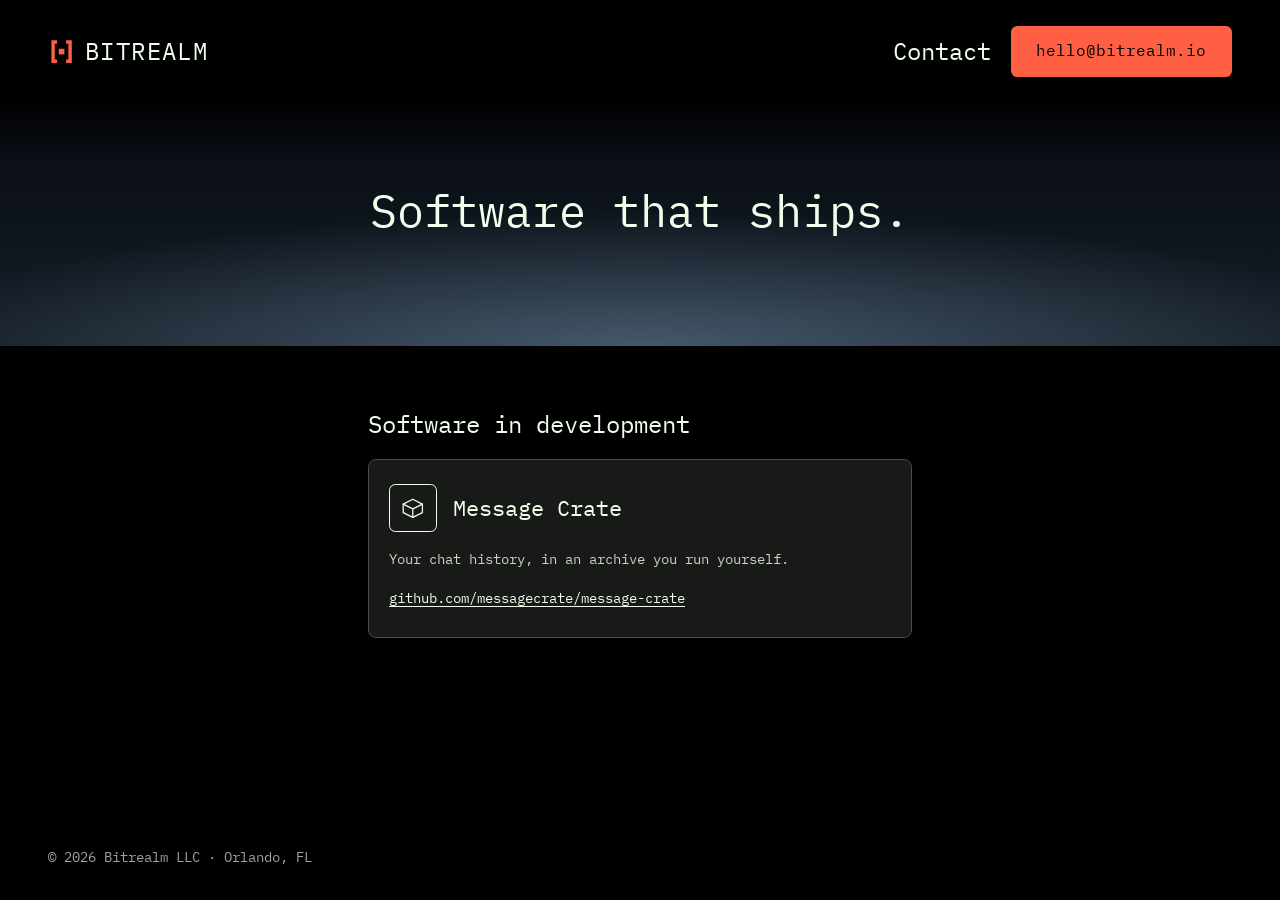
<file: index.html>
<!doctype html>
<html lang="en">
<head>
  <meta charset="utf-8">
  <meta name="viewport" content="width=device-width, initial-scale=1">
  <title>Bitrealm LLC | Software that ships</title>
  <meta name="description" content="Bitrealm LLC is a software company in Orlando, Florida.">
  <meta name="theme-color" content="#000000">
  <link rel="icon" href="/favicon.svg" type="image/svg+xml">
  <link rel="icon" href="/favicon.ico" sizes="16x16 32x32 48x48">
  <link rel="apple-touch-icon" href="/apple-touch-icon.png">
  <link rel="canonical" href="https://bitrealm.io/">
  <meta property="og:type" content="website">
  <meta property="og:site_name" content="Bitrealm">
  <meta property="og:title" content="Bitrealm LLC">
  <meta property="og:description" content="Software that ships. Bitrealm LLC is a software company in Orlando, Florida.">
  <meta property="og:image" content="https://bitrealm.io/og.png">
  <meta property="og:image:width" content="1200">
  <meta property="og:image:height" content="630">
  <meta property="og:image:alt" content="Bitrealm mark and wordmark with the line Software that ships.">
  <meta property="og:url" content="https://bitrealm.io/">
  <link rel="preload" href="/fonts/ibm-plex-mono-400.woff2" as="font" type="font/woff2" crossorigin>
  <link rel="stylesheet" href="/style.css">
  <script type="application/ld+json">
  {
    "@context": "https://schema.org",
    "@type": "Organization",
    "@id": "https://bitrealm.io/#org",
    "name": "Bitrealm LLC",
    "url": "https://bitrealm.io/",
    "email": "hello@bitrealm.io",
    "slogan": "Software that ships.",
    "address": { "@type": "PostalAddress", "addressLocality": "Orlando", "addressRegion": "FL", "addressCountry": "US" }
  }
  </script>
</head>
<body>

<header class="top">
  <a class="wordmark" href="/" aria-label="Bitrealm LLC home">
    <svg class="mark" viewBox="0 0 24 24" aria-hidden="true"><path d="M3 2h5v3H6v14h2v3H3zm18 0h-5v3h2v14h-2v3h5z"/><rect x="9.5" y="9.5" width="5" height="5"/></svg>
    <span>BITREALM</span>
  </a>
  <div id="contact" class="contact">
    <h2 class="label">Contact</h2>
    <a class="button big" href="mailto:hello@bitrealm.io">hello@bitrealm.io</a>
  </div>
</header>

<main>

  <section class="hero">
    <div class="hero-inner">
      <h1>Software that ships.</h1>
    </div>
  </section>

  <div class="info">
    <section aria-labelledby="software">
      <h2 id="software" class="label">Software in development</h2>
      <article class="card">
        <div class="card-head">
          <span class="icon" aria-hidden="true"><svg viewBox="0 0 24 24"><path d="M3 8.5 12 4l9 4.5v8L12 21l-9-4.5z"/><path d="M3 8.5 12 13l9-4.5M12 13v8"/></svg></span>
          <h3>Message Crate</h3>
        </div>
        <p>Your chat history, in an archive you run yourself.</p>
        <p class="card-link"><a href="https://github.com/messagecrate/message-crate">github.com/messagecrate/message-crate</a></p>
      </article>
    </section>
  </div>

</main>

<footer>
  <p class="copy">© 2026 Bitrealm LLC · Orlando, FL</p>
</footer>

</body>
</html>
</file>
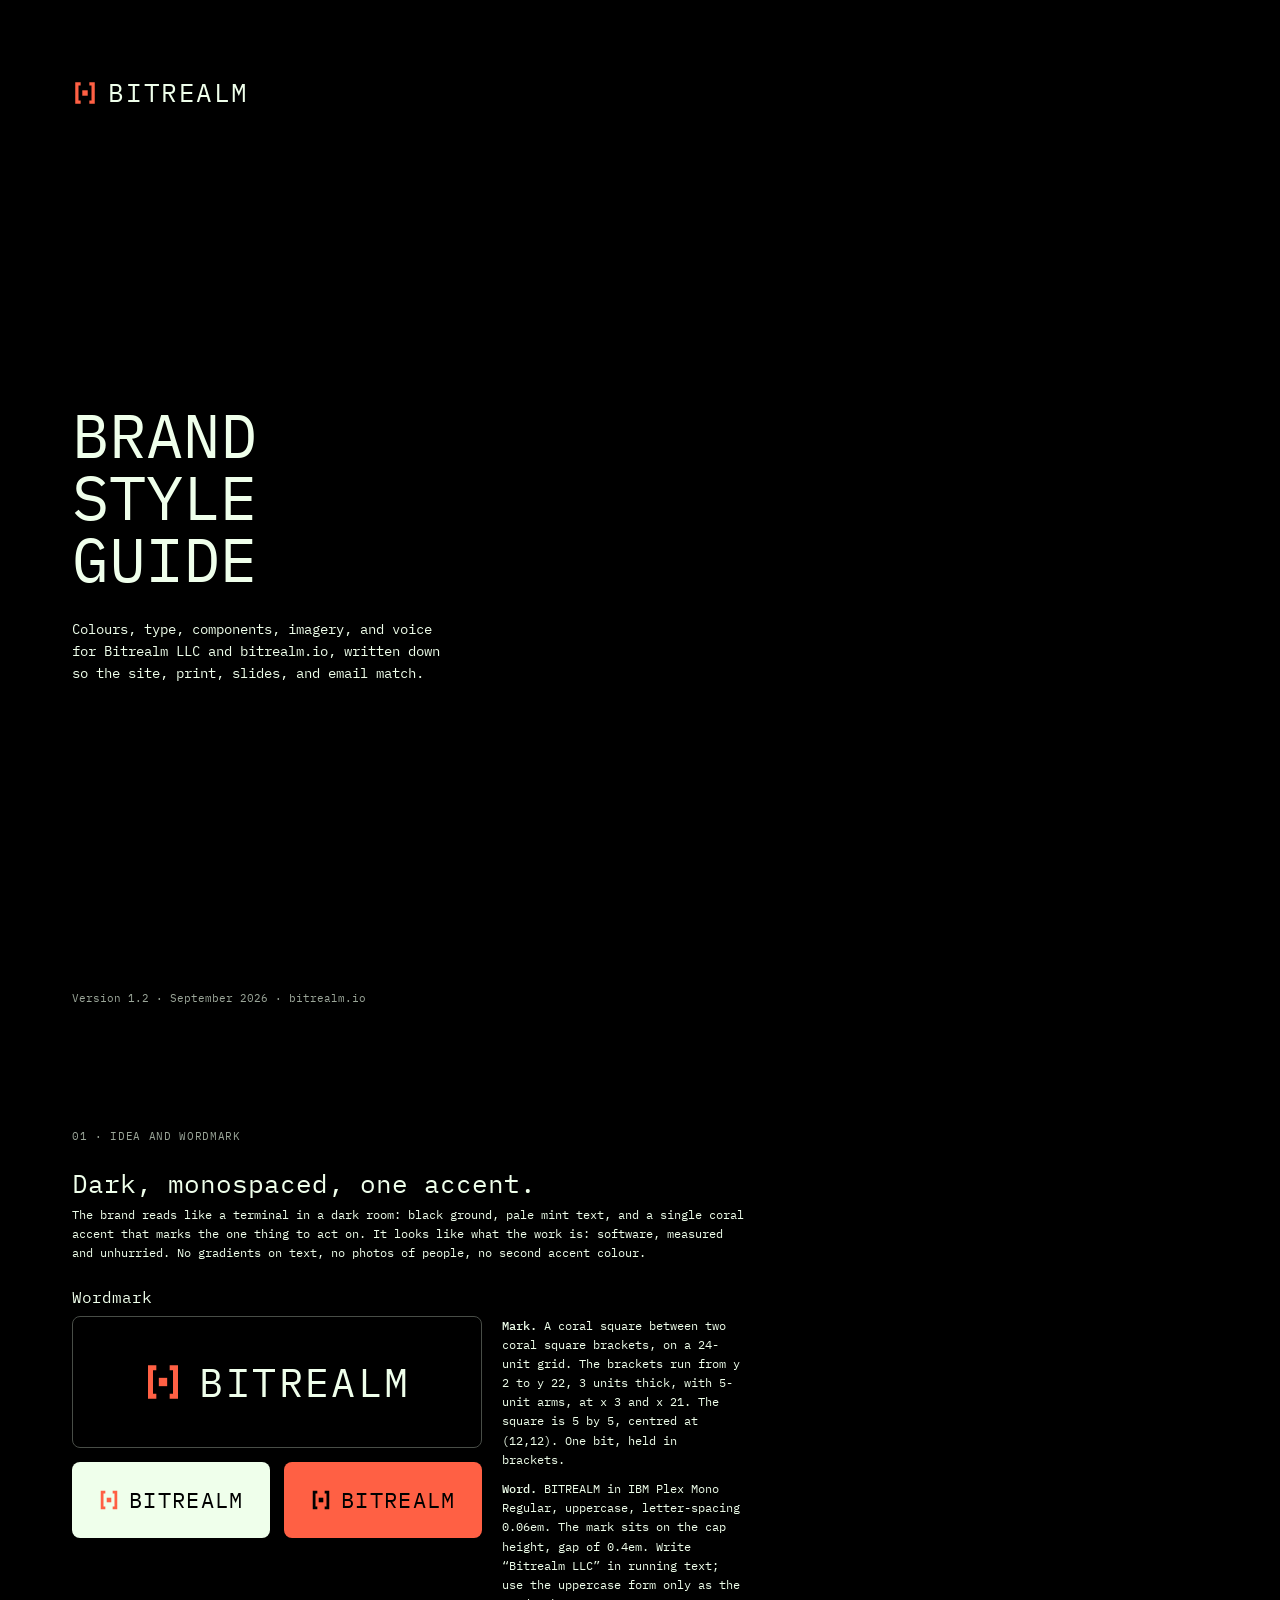
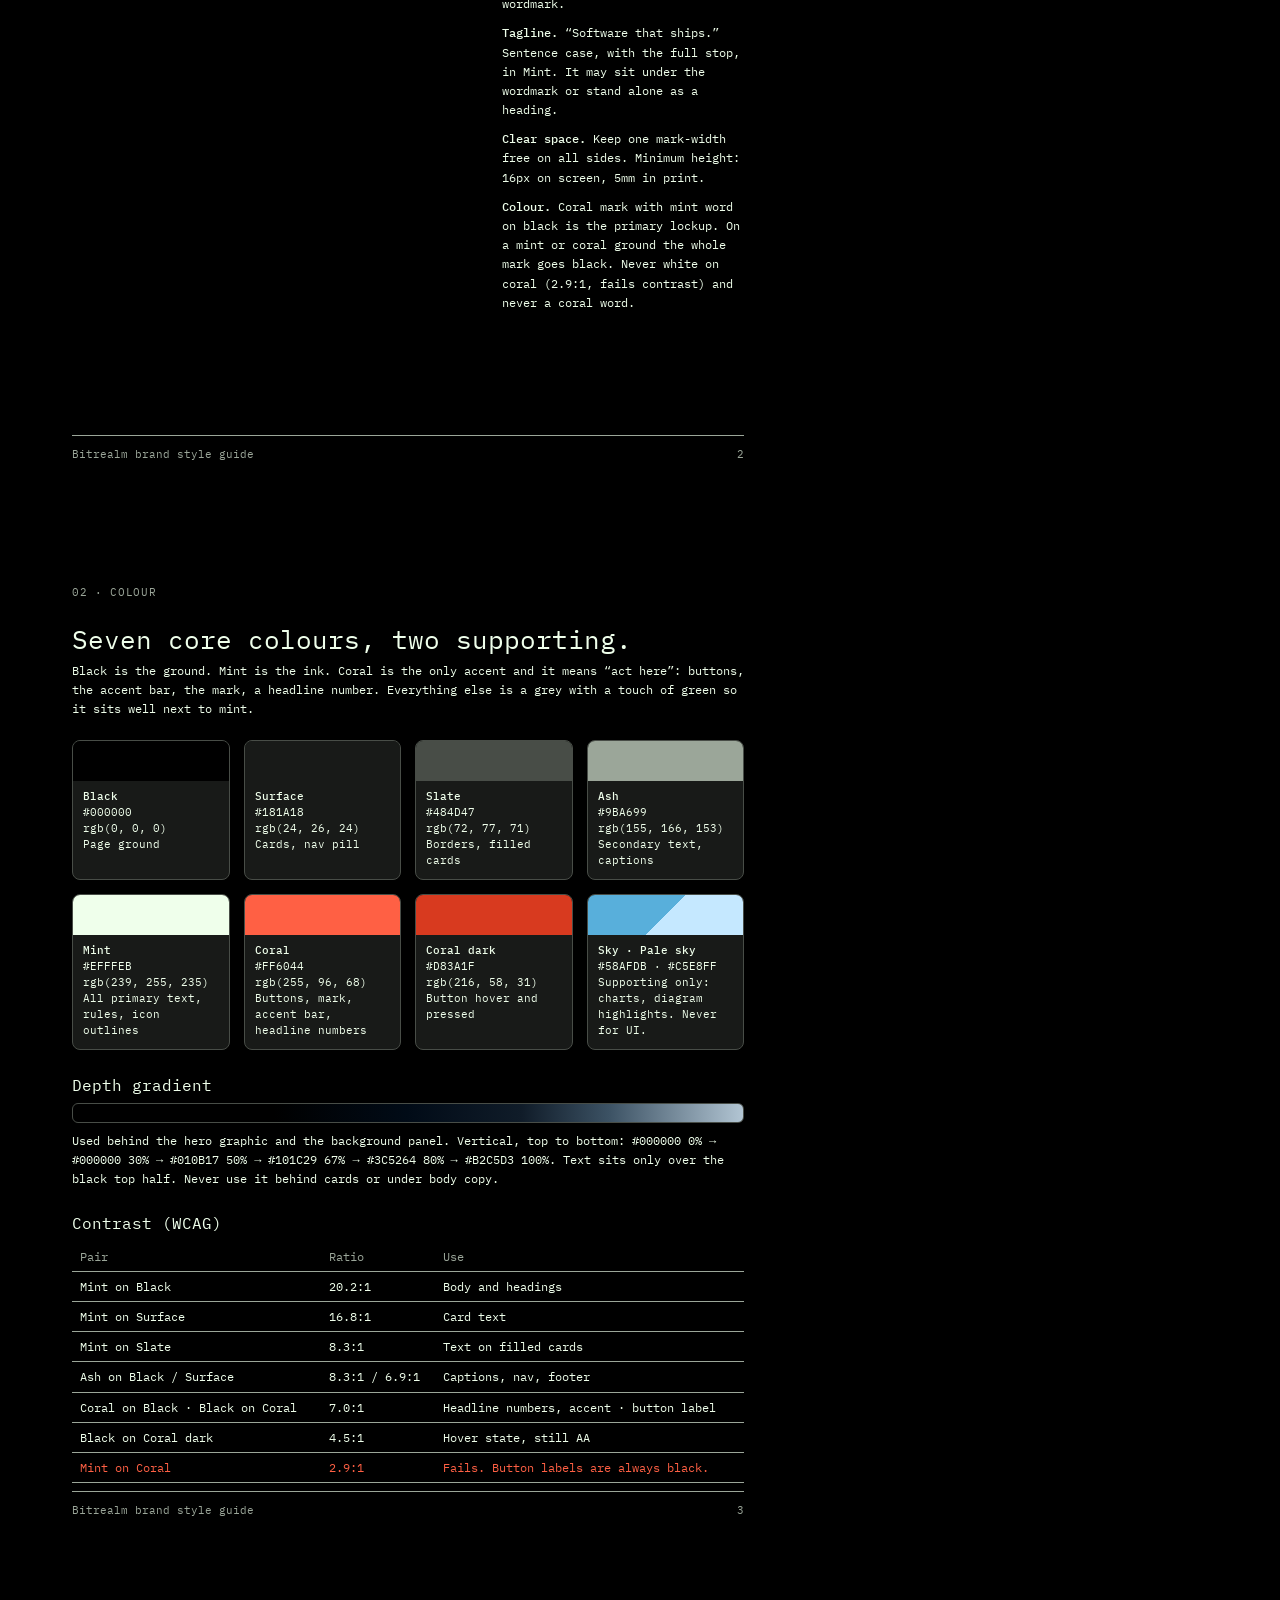
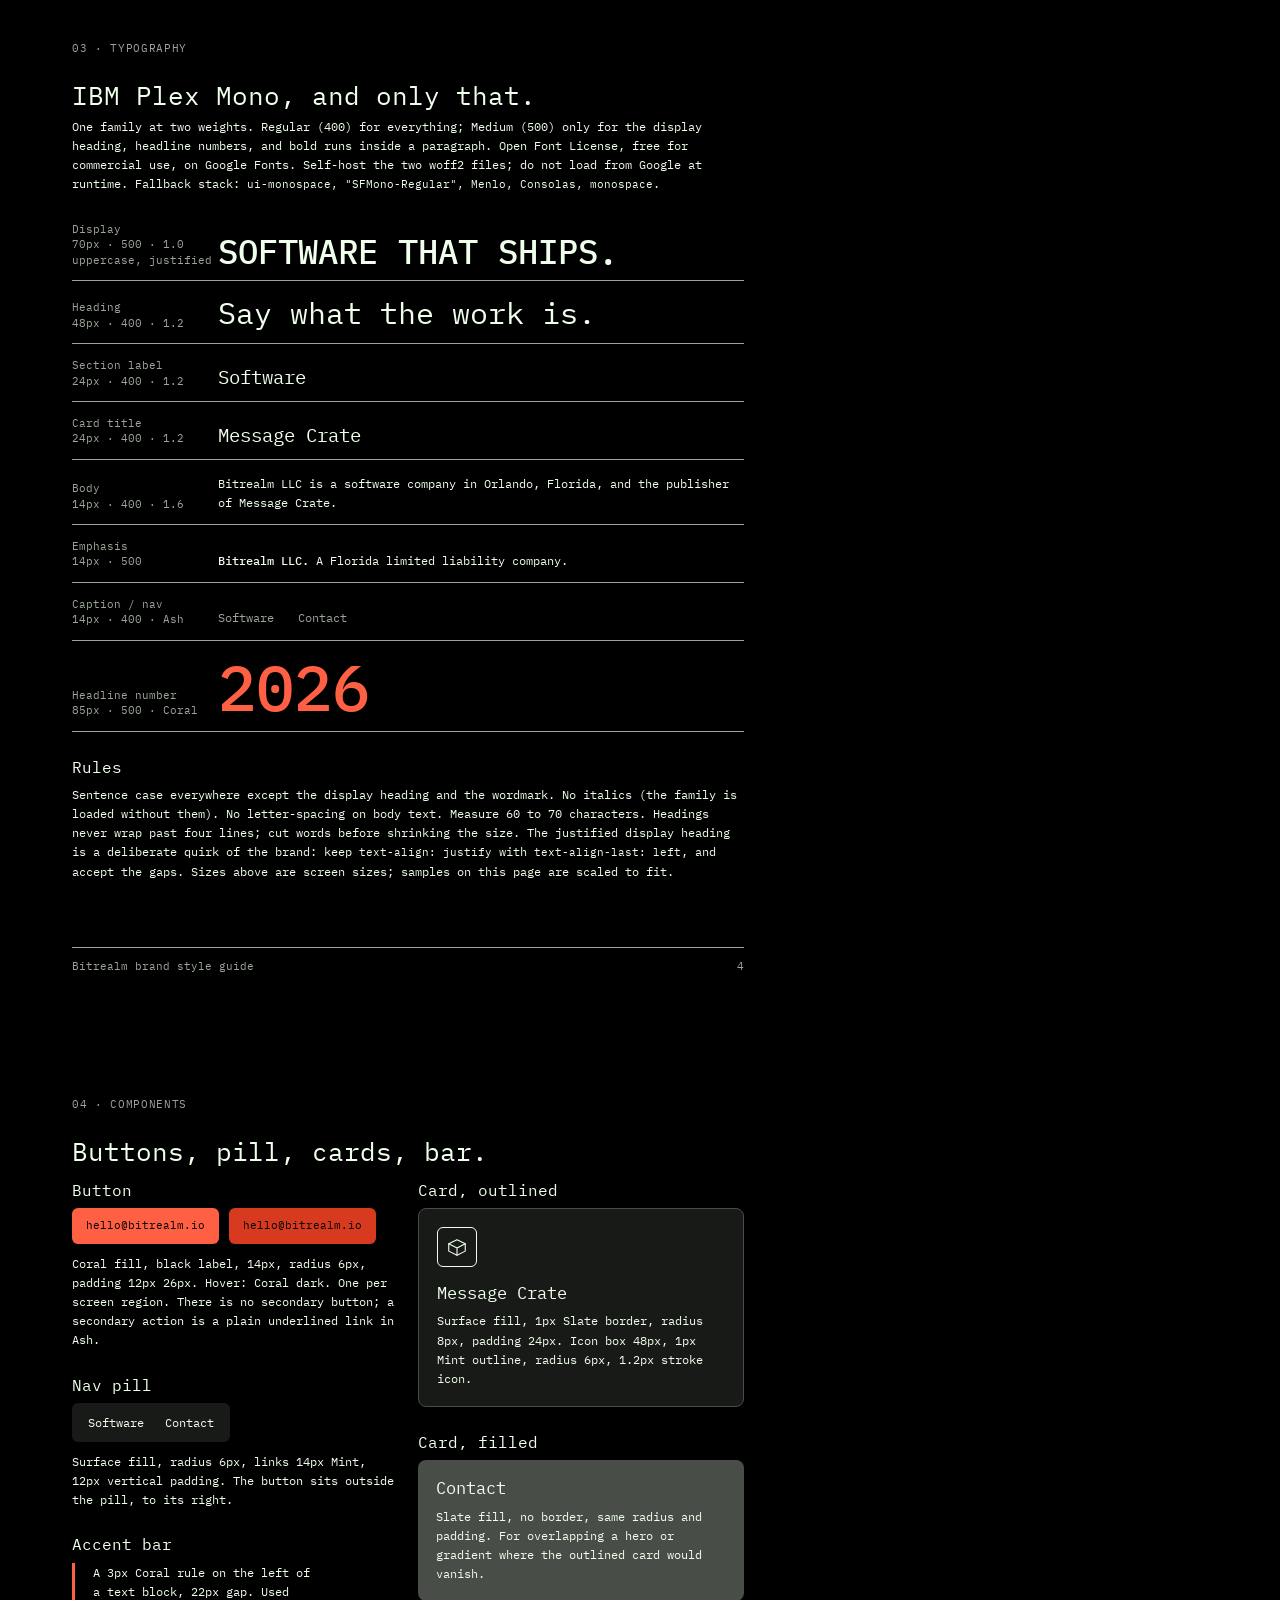
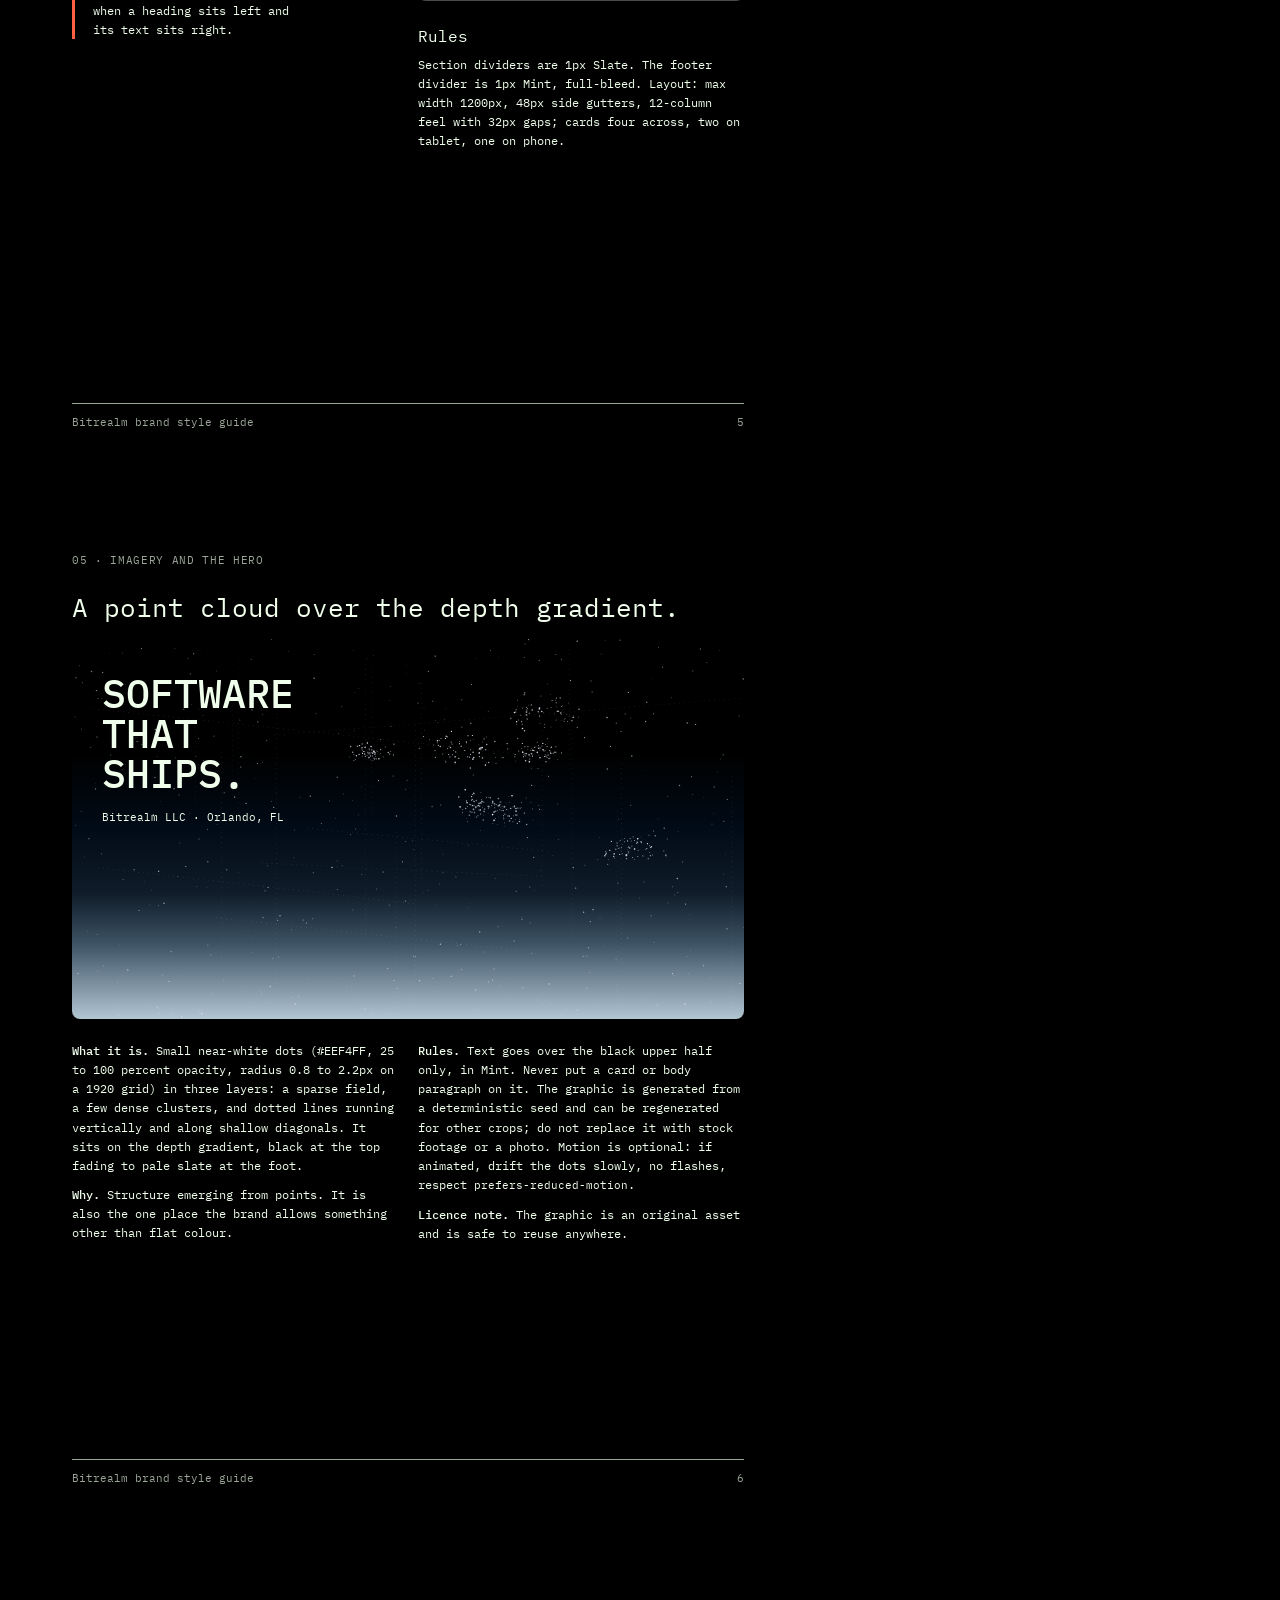
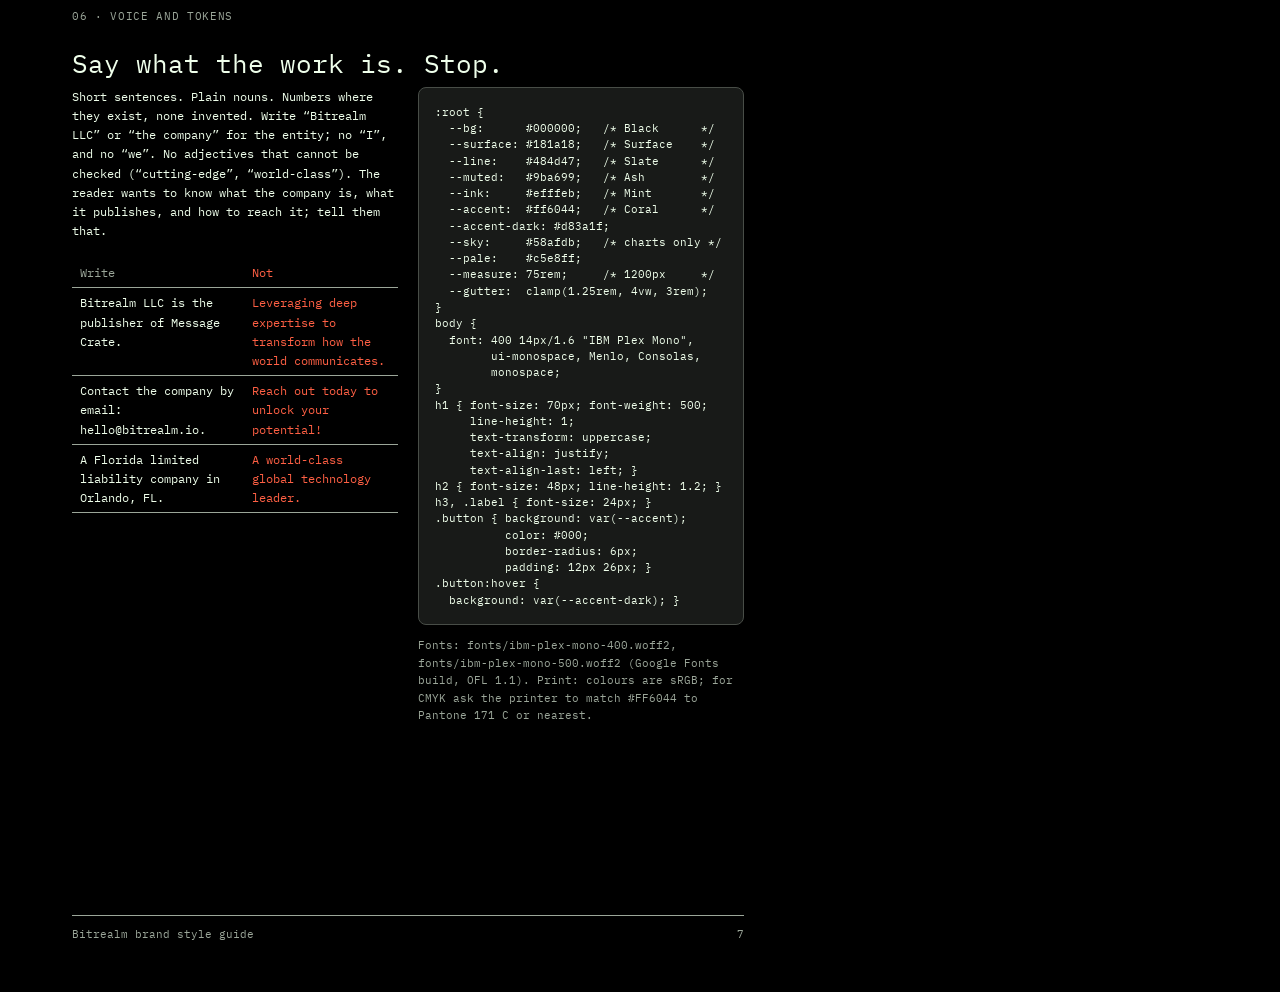
<file: brand/brand-style-guide.html>
<!doctype html>
<html lang="en">
<head>
<meta charset="utf-8">
<title>Bitrealm LLC Brand Style Guide</title>
<!-- Source for Bitrealm-LLC-Brand-Style-Guide.pdf. Rebuild:
     chromium --headless --no-pdf-header-footer --print-to-pdf=Bitrealm-LLC-Brand-Style-Guide.pdf brand-style-guide.html -->
<style>
@font-face { font-family: "IBM Plex Mono"; font-weight: 400; src: url("../fonts/ibm-plex-mono-400.woff2") format("woff2"); }
@font-face { font-family: "IBM Plex Mono"; font-weight: 500; src: url("../fonts/ibm-plex-mono-500.woff2") format("woff2"); }
@page { size: 8.5in 11in; margin: 0; }
:root { --bg:#000; --surface:#181a18; --line:#484d47; --muted:#9ba699; --ink:#efffeb; --accent:#ff6044; --accent-dark:#d83a1f; }
* { box-sizing: border-box; -webkit-print-color-adjust: exact; print-color-adjust: exact; }
html, body { margin: 0; background: var(--bg); }
body { color: var(--ink); font: 400 12px/1.6 "IBM Plex Mono", ui-monospace, Menlo, Consolas, monospace; }
p { margin: 0; }
strong { font-weight: 500; }
code { font: inherit; font-size: 11px; }
.page { width: 8.5in; height: 11in; padding: 0.75in 0.75in 0.5in; display: flex; flex-direction: column; break-after: page; overflow: hidden; }
.page:last-child { break-after: auto; }
.body { flex: 1; }
.foot { display: flex; justify-content: space-between; border-top: 1px solid var(--muted); padding-top: 10px; color: var(--muted); font-size: 11px; }
.eyebrow { color: var(--muted); font-size: 11px; letter-spacing: 0.06em; margin-bottom: 22px; }
h1 { margin: 0; font-weight: 400; font-size: 26px; line-height: 1.2; }
h2 { margin: 26px 0 8px; font-weight: 400; font-size: 16px; line-height: 1.2; }
.intro { margin-top: 6px; }
.note { color: var(--muted); font-size: 11px; }
.cols { display: grid; grid-template-columns: 1fr 1fr; gap: 20px; }
.stack > * + * { margin-top: 10px; }

.wm { display: inline-flex; align-items: center; gap: 0.4em; letter-spacing: 0.06em; }
.wm svg { width: 1em; height: 1em; fill: var(--accent); }

/* cover */
.cover .wm { font-size: 26px; }
.cover .title { margin-top: 290px; font-size: 62px; line-height: 1; }
.cover .lede { margin-top: 28px; font-size: 14px; max-width: 46ch; }

/* wordmark */
.lockups { display: grid; grid-template-columns: 410px 1fr; gap: 20px; }
.lock { display: grid; place-items: center; border-radius: 8px; }
.lock.primary { height: 132px; border: 1px solid var(--line); font-size: 40px; }
.lock.small { height: 76px; font-size: 22px; color: #000; }
.pair { display: grid; grid-template-columns: 1fr 1fr; gap: 14px; margin-top: 14px; }
.on-mint { background: var(--ink); }
.on-coral { background: var(--accent); }
.on-coral svg { fill: #000; }

/* colour */
.swatches { display: grid; grid-template-columns: repeat(4, 1fr); gap: 14px; margin-top: 22px; }
.sw { border: 1px solid var(--line); border-radius: 8px; overflow: hidden; background: var(--surface); }
.sw i { display: block; height: 40px; }
.sw div { padding: 8px 10px 10px; font-size: 11px; line-height: 1.45; }
.grad { height: 20px; border: 1px solid var(--line); border-radius: 6px; margin-bottom: 8px;
  background: linear-gradient(90deg, #000 0%, #000 30%, #010b17 50%, #101c29 67%, #3c5264 80%, #b2c5d3 100%); }
table { width: 100%; border-collapse: collapse; }
th { text-align: left; font-weight: 400; color: var(--muted); }
th, td { padding: 5px 8px; border-bottom: 1px solid var(--muted); vertical-align: top; }
.bad td, td.bad, th.bad { color: var(--accent); }

/* type */
.spec { display: grid; grid-template-columns: 146px 1fr; align-items: end; border-bottom: 1px solid var(--muted); padding: 14px 0 12px; }
.spec > div:first-child { color: var(--muted); font-size: 11px; line-height: 1.4; }
.t-display { font-size: 34px; font-weight: 500; line-height: 1; text-transform: uppercase; }
.t-heading { font-size: 30px; line-height: 1.2; }
.t-label { font-size: 19px; line-height: 1.2; }
.t-nav { color: var(--muted); word-spacing: 1.4em; }
.t-num { font-size: 64px; font-weight: 500; line-height: 1; color: var(--accent); }

/* components */
.button { display: inline-block; white-space: nowrap; font-size: 11px; padding: 9px 14px; border-radius: 6px; background: var(--accent); color: #000; }
.button.hover { background: var(--accent-dark); margin-left: 10px; }
.pill { display: inline-block; background: var(--surface); border-radius: 6px; padding: 10px 16px; word-spacing: 1.2em; }
.bar { border-left: 3px solid var(--accent); padding-left: 18px; max-width: 34ch; }
.card { background: var(--surface); border: 1px solid var(--line); border-radius: 8px; padding: 18px; }
.card.filled { background: var(--line); border: 0; }
.card h3 { margin: 0 0 8px; font-weight: 400; font-size: 17px; line-height: 1.2; }
.icon { display: grid; place-items: center; width: 40px; height: 40px; border: 1px solid var(--ink); border-radius: 6px; margin-bottom: 16px; }
.icon svg { width: 22px; height: 22px; fill: none; stroke: var(--ink); stroke-width: 1.2; stroke-linecap: round; stroke-linejoin: round; }
.comp h2:first-child { margin-top: 0; }
.comp p { margin-top: 10px; }

/* hero */
.hero { position: relative; height: 380px; margin-top: 16px; border-radius: 8px; overflow: hidden;
  background: linear-gradient(180deg, #000 0%, #000 30%, #010b17 50%, #101c29 67%, #3c5264 80%, #b2c5d3 100%); }
.hero svg { position: absolute; inset: 0; width: 100%; height: 100%; }
.hero .txt { position: absolute; left: 30px; top: 34px; }
.hero .txt b { display: block; font-weight: 500; font-size: 40px; line-height: 1; text-transform: uppercase; }
.hero .txt span { display: block; margin-top: 16px; font-size: 11px; }

/* tokens */
pre { margin: 0; background: var(--surface); border: 1px solid var(--line); border-radius: 8px; padding: 16px; font: inherit; font-size: 10.5px; line-height: 1.55; white-space: pre; }
</style>
</head>
<body>

<svg width="0" height="0" style="position:absolute"><symbol id="mark" viewBox="0 0 24 24"><path d="M3 2h5v3H6v14h2v3H3zm18 0h-5v3h2v14h-2v3h5z"/><rect x="9.5" y="9.5" width="5" height="5"/></symbol></svg>

<section class="page cover">
  <div class="body">
    <span class="wm"><svg><use href="#mark"/></svg>BITREALM</span>
    <div class="title">BRAND<br>STYLE<br>GUIDE</div>
    <p class="lede">Colours, type, components, imagery, and voice for Bitrealm LLC and bitrealm.io, written down so the site, print, slides, and email match.</p>
  </div>
  <p class="note">Version 1.2 · September 2026 · bitrealm.io</p>
</section>

<section class="page">
  <div class="body">
    <p class="eyebrow">01 · IDEA AND WORDMARK</p>
    <h1>Dark, monospaced, one accent.</h1>
    <p class="intro">The brand reads like a terminal in a dark room: black ground, pale mint text, and a single coral accent that marks the one thing to act on. It looks like what the work is: software, measured and unhurried. No gradients on text, no photos of people, no second accent colour.</p>
    <h2>Wordmark</h2>
    <div class="lockups">
      <div>
        <div class="lock primary"><span class="wm"><svg><use href="#mark"/></svg>BITREALM</span></div>
        <div class="pair">
          <div class="lock small on-mint"><span class="wm"><svg><use href="#mark"/></svg>BITREALM</span></div>
          <div class="lock small on-coral"><span class="wm"><svg><use href="#mark"/></svg>BITREALM</span></div>
        </div>
      </div>
      <div class="stack">
        <p><strong>Mark.</strong> A coral square between two coral square brackets, on a 24-unit grid. The brackets run from y 2 to y 22, 3 units thick, with 5-unit arms, at x 3 and x 21. The square is 5 by 5, centred at (12,12). One bit, held in brackets.</p>
        <p><strong>Word.</strong> BITREALM in IBM Plex Mono Regular, uppercase, letter-spacing 0.06em. The mark sits on the cap height, gap of 0.4em. Write “Bitrealm LLC” in running text; use the uppercase form only as the wordmark.</p>
        <p><strong>Tagline.</strong> “Software that ships.” Sentence case, with the full stop, in Mint. It may sit under the wordmark or stand alone as a heading.</p>
        <p><strong>Clear space.</strong> Keep one mark-width free on all sides. Minimum height: 16px on screen, 5mm in print.</p>
        <p><strong>Colour.</strong> Coral mark with mint word on black is the primary lockup. On a mint or coral ground the whole mark goes black. Never white on coral (2.9:1, fails contrast) and never a coral word.</p>
      </div>
    </div>
  </div>
  <div class="foot"><span>Bitrealm brand style guide</span><span>2</span></div>
</section>

<section class="page">
  <div class="body">
    <p class="eyebrow">02 · COLOUR</p>
    <h1>Seven core colours, two supporting.</h1>
    <p class="intro">Black is the ground. Mint is the ink. Coral is the only accent and it means “act here”: buttons, the accent bar, the mark, a headline number. Everything else is a grey with a touch of green so it sits well next to mint.</p>
    <div class="swatches">
      <div class="sw"><i style="background:#000"></i><div><strong>Black</strong><br>#000000<br>rgb(0, 0, 0)<br>Page ground</div></div>
      <div class="sw"><i style="background:#181a18"></i><div><strong>Surface</strong><br>#181A18<br>rgb(24, 26, 24)<br>Cards, nav pill</div></div>
      <div class="sw"><i style="background:#484d47"></i><div><strong>Slate</strong><br>#484D47<br>rgb(72, 77, 71)<br>Borders, filled cards</div></div>
      <div class="sw"><i style="background:#9ba699"></i><div><strong>Ash</strong><br>#9BA699<br>rgb(155, 166, 153)<br>Secondary text, captions</div></div>
      <div class="sw"><i style="background:#efffeb"></i><div><strong>Mint</strong><br>#EFFFEB<br>rgb(239, 255, 235)<br>All primary text, rules, icon outlines</div></div>
      <div class="sw"><i style="background:#ff6044"></i><div><strong>Coral</strong><br>#FF6044<br>rgb(255, 96, 68)<br>Buttons, mark, accent bar, headline numbers</div></div>
      <div class="sw"><i style="background:#d83a1f"></i><div><strong>Coral dark</strong><br>#D83A1F<br>rgb(216, 58, 31)<br>Button hover and pressed</div></div>
      <div class="sw"><i style="background:linear-gradient(135deg,#58afdb 50%,#c5e8ff 50%)"></i><div><strong>Sky · Pale sky</strong><br>#58AFDB · #C5E8FF<br>Supporting only: charts, diagram highlights. Never for UI.</div></div>
    </div>
    <h2>Depth gradient</h2>
    <div class="grad"></div>
    <p>Used behind the hero graphic and the background panel. Vertical, top to bottom: #000000 0% → #000000 30% → #010B17 50% → #101C29 67% → #3C5264 80% → #B2C5D3 100%. Text sits only over the black top half. Never use it behind cards or under body copy.</p>
    <h2>Contrast (WCAG)</h2>
    <table>
      <tr><th>Pair</th><th>Ratio</th><th>Use</th></tr>
      <tr><td>Mint on Black</td><td>20.2:1</td><td>Body and headings</td></tr>
      <tr><td>Mint on Surface</td><td>16.8:1</td><td>Card text</td></tr>
      <tr><td>Mint on Slate</td><td>8.3:1</td><td>Text on filled cards</td></tr>
      <tr><td>Ash on Black / Surface</td><td>8.3:1 / 6.9:1</td><td>Captions, nav, footer</td></tr>
      <tr><td>Coral on Black · Black on Coral</td><td>7.0:1</td><td>Headline numbers, accent · button label</td></tr>
      <tr><td>Black on Coral dark</td><td>4.5:1</td><td>Hover state, still AA</td></tr>
      <tr class="bad"><td>Mint on Coral</td><td>2.9:1</td><td>Fails. Button labels are always black.</td></tr>
    </table>
  </div>
  <div class="foot"><span>Bitrealm brand style guide</span><span>3</span></div>
</section>

<section class="page">
  <div class="body">
    <p class="eyebrow">03 · TYPOGRAPHY</p>
    <h1>IBM Plex Mono, and only that.</h1>
    <p class="intro">One family at two weights. Regular (400) for everything; Medium (500) only for the display heading, headline numbers, and bold runs inside a paragraph. Open Font License, free for commercial use, on Google Fonts. Self-host the two woff2 files; do not load from Google at runtime. Fallback stack: <code>ui-monospace, "SFMono-Regular", Menlo, Consolas, monospace</code>.</p>
    <div style="margin-top:14px">
      <div class="spec"><div>Display<br>70px · 500 · 1.0<br>uppercase, justified</div><div class="t-display">Software that ships.</div></div>
      <div class="spec"><div>Heading<br>48px · 400 · 1.2</div><div class="t-heading">Say what the work is.</div></div>
      <div class="spec"><div>Section label<br>24px · 400 · 1.2</div><div class="t-label">Software</div></div>
      <div class="spec"><div>Card title<br>24px · 400 · 1.2</div><div class="t-label">Message Crate</div></div>
      <div class="spec"><div>Body<br>14px · 400 · 1.6</div><div>Bitrealm LLC is a software company in Orlando, Florida, and the publisher of Message Crate.</div></div>
      <div class="spec"><div>Emphasis<br>14px · 500</div><div><strong>Bitrealm LLC.</strong> A Florida limited liability company.</div></div>
      <div class="spec"><div>Caption / nav<br>14px · 400 · Ash</div><div class="t-nav">Software Contact</div></div>
      <div class="spec"><div>Headline number<br>85px · 500 · Coral</div><div class="t-num">2026</div></div>
    </div>
    <h2>Rules</h2>
    <p>Sentence case everywhere except the display heading and the wordmark. No italics (the family is loaded without them). No letter-spacing on body text. Measure 60 to 70 characters. Headings never wrap past four lines; cut words before shrinking the size. The justified display heading is a deliberate quirk of the brand: keep <code>text-align: justify</code> with <code>text-align-last: left</code>, and accept the gaps. Sizes above are screen sizes; samples on this page are scaled to fit.</p>
  </div>
  <div class="foot"><span>Bitrealm brand style guide</span><span>4</span></div>
</section>

<section class="page">
  <div class="body">
    <p class="eyebrow">04 · COMPONENTS</p>
    <h1>Buttons, pill, cards, bar.</h1>
    <div class="cols comp" style="margin-top:14px">
      <div>
        <h2>Button</h2>
        <span class="button">hello@bitrealm.io</span><span class="button hover">hello@bitrealm.io</span>
        <p>Coral fill, black label, 14px, radius 6px, padding 12px 26px. Hover: Coral dark. One per screen region. There is no secondary button; a secondary action is a plain underlined link in Ash.</p>
        <h2>Nav pill</h2>
        <span class="pill">Software Contact</span>
        <p>Surface fill, radius 6px, links 14px Mint, 12px vertical padding. The button sits outside the pill, to its right.</p>
        <h2>Accent bar</h2>
        <div class="bar">A 3px Coral rule on the left of a text block, 22px gap. Used when a heading sits left and its text sits right.</div>
      </div>
      <div>
        <h2>Card, outlined</h2>
        <div class="card">
          <span class="icon"><svg viewBox="0 0 24 24"><path d="M3 8.500 12 4l9 4.500v8L12 21l-9-4.500z"/><path d="M3 8.500 12 13l9-4.500M12 13v8"/></svg></span>
          <h3>Message Crate</h3>
          Surface fill, 1px Slate border, radius 8px, padding 24px. Icon box 48px, 1px Mint outline, radius 6px, 1.2px stroke icon.
        </div>
        <h2>Card, filled</h2>
        <div class="card filled">
          <h3>Contact</h3>
          Slate fill, no border, same radius and padding. For overlapping a hero or gradient where the outlined card would vanish.
        </div>
        <h2>Rules</h2>
        <div>Section dividers are 1px Slate. The footer divider is 1px Mint, full-bleed. Layout: max width 1200px, 48px side gutters, 12-column feel with 32px gaps; cards four across, two on tablet, one on phone.</div>
      </div>
    </div>
  </div>
  <div class="foot"><span>Bitrealm brand style guide</span><span>5</span></div>
</section>

<section class="page">
  <div class="body">
    <p class="eyebrow">05 · IMAGERY AND THE HERO</p>
    <h1>A point cloud over the depth gradient.</h1>
    <div class="hero">
      <svg id="cloud" viewBox="0 0 672 380" preserveAspectRatio="none"></svg>
      <div class="txt"><b>Software<br>that<br>ships.</b><span>Bitrealm LLC · Orlando, FL</span></div>
    </div>
    <div class="cols" style="margin-top:22px">
      <div class="stack">
        <p><strong>What it is.</strong> Small near-white dots (#EEF4FF, 25 to 100 percent opacity, radius 0.8 to 2.2px on a 1920 grid) in three layers: a sparse field, a few dense clusters, and dotted lines running vertically and along shallow diagonals. It sits on the depth gradient, black at the top fading to pale slate at the foot.</p>
        <p><strong>Why.</strong> Structure emerging from points. It is also the one place the brand allows something other than flat colour.</p>
      </div>
      <div class="stack">
        <p><strong>Rules.</strong> Text goes over the black upper half only, in Mint. Never put a card or body paragraph on it. The graphic is generated from a deterministic seed and can be regenerated for other crops; do not replace it with stock footage or a photo. Motion is optional: if animated, drift the dots slowly, no flashes, respect <code>prefers-reduced-motion</code>.</p>
        <p><strong>Licence note.</strong> The graphic is an original asset and is safe to reuse anywhere.</p>
      </div>
    </div>
  </div>
  <div class="foot"><span>Bitrealm brand style guide</span><span>6</span></div>
</section>

<section class="page">
  <div class="body">
    <p class="eyebrow">06 · VOICE AND TOKENS</p>
    <h1>Say what the work is. Stop.</h1>
    <div class="cols" style="margin-top:8px">
      <div>
        <p>Short sentences. Plain nouns. Numbers where they exist, none invented. Write “Bitrealm LLC” or “the company” for the entity; no “I”, and no “we”. No adjectives that cannot be checked (“cutting-edge”, “world-class”). The reader wants to know what the company is, what it publishes, and how to reach it; tell them that.</p>
        <table style="margin-top:18px">
          <tr><th>Write</th><th class="bad">Not</th></tr>
          <tr><td>Bitrealm LLC is the publisher of Message Crate.</td><td class="bad">Leveraging deep expertise to transform how the world communicates.</td></tr>
          <tr><td>Contact the company by email: hello@bitrealm.io.</td><td class="bad">Reach out today to unlock your potential!</td></tr>
          <tr><td>A Florida limited liability company in Orlando, FL.</td><td class="bad">A world-class global technology leader.</td></tr>
        </table>
      </div>
      <div>
<pre>:root {
  --bg:      #000000;   /* Black      */
  --surface: #181a18;   /* Surface    */
  --line:    #484d47;   /* Slate      */
  --muted:   #9ba699;   /* Ash        */
  --ink:     #efffeb;   /* Mint       */
  --accent:  #ff6044;   /* Coral      */
  --accent-dark: #d83a1f;
  --sky:     #58afdb;   /* charts only */
  --pale:    #c5e8ff;
  --measure: 75rem;     /* 1200px     */
  --gutter:  clamp(1.25rem, 4vw, 3rem);
}
body {
  font: 400 14px/1.6 "IBM Plex Mono",
        ui-monospace, Menlo, Consolas,
        monospace;
}
h1 { font-size: 70px; font-weight: 500;
     line-height: 1;
     text-transform: uppercase;
     text-align: justify;
     text-align-last: left; }
h2 { font-size: 48px; line-height: 1.2; }
h3, .label { font-size: 24px; }
.button { background: var(--accent);
          color: #000;
          border-radius: 6px;
          padding: 12px 26px; }
.button:hover {
  background: var(--accent-dark); }</pre>
        <p class="note" style="margin-top:12px">Fonts: fonts/ibm-plex-mono-400.woff2, fonts/ibm-plex-mono-500.woff2 (Google Fonts build, OFL 1.1). Print: colours are sRGB; for CMYK ask the printer to match #FF6044 to Pantone 171 C or nearest.</p>
      </div>
    </div>
  </div>
  <div class="foot"><span>Bitrealm brand style guide</span><span>7</span></div>
</section>

<script>
// Deterministic point cloud: sparse field, dense clusters, dotted lines.
(function () {
  var s = 20260930;
  function r() { s = (s * 1664525 + 1013904223) >>> 0; return s / 4294967296; }
  function g() { return (r() + r() + r() + r() - 2) / 2; }
  var W = 672, H = 380, out = "";
  function dot(x, y, rad, o) {
    if (x < 0 || x > W || y < 0 || y > H) return;
    out += '<circle cx="' + x.toFixed(1) + '" cy="' + y.toFixed(1) + '" r="' + rad.toFixed(2) + '" opacity="' + o.toFixed(2) + '"/>';
  }
  var i, j;
  for (i = 0; i < 420; i++) dot(r() * W, r() * H, 0.3 + r() * 0.45, 0.25 + r() * 0.5);
  for (i = 0; i < 7; i++) {
    var cx = 220 + r() * 430, cy = 40 + r() * 300, sp = 14 + r() * 22;
    for (j = 0; j < 70; j++) dot(cx + g() * sp * 2.2, cy + g() * sp, 0.35 + r() * 0.5, 0.4 + r() * 0.6);
  }
  for (i = 0; i < 16; i++) {
    var x = r() * W, y0 = r() * 200, len = 80 + r() * 220;
    for (j = 0; j < len; j += 5) dot(x, y0 + j, 0.3, 0.3);
  }
  for (i = 0; i < 6; i++) {
    var x0 = r() * 300, yy = 30 + r() * 260, slope = (r() - 0.5) * 0.25, l = 200 + r() * 300;
    for (j = 0; j < l; j += 5) dot(x0 + j, yy + j * slope, 0.3, 0.35);
  }
  var el = document.getElementById("cloud");
  el.setAttribute("fill", "#eef4ff");
  el.innerHTML = out;
})();
</script>
</body>
</html>
</file>
<file: style.css>
@font-face {
  font-family: "IBM Plex Mono"; font-style: normal; font-weight: 400; font-display: swap;
  src: url("/fonts/ibm-plex-mono-400.woff2") format("woff2");
}
@font-face {
  font-family: "IBM Plex Mono"; font-style: normal; font-weight: 500; font-display: swap;
  src: url("/fonts/ibm-plex-mono-500.woff2") format("woff2");
}

:root {
  --bg: #000000;
  --surface: #181a18;
  --line: #484d47;
  --muted: #9ba699;
  --body: #c9d2c6;
  --ink: #efffeb;
  --accent: #ff6044;
  --accent-dark: #d83a1f;
  --measure: 82rem;
  --gutter: clamp(1.25rem, 4vw, 3rem);
}

* { box-sizing: border-box; }
html { color-scheme: dark; }
body {
  margin: 0; min-height: 100vh; display: flex; flex-direction: column;
  background: var(--bg);
  color: var(--ink);
  font: 400 14px/1.6 "IBM Plex Mono", ui-monospace, "SFMono-Regular", Menlo, Consolas, monospace;
  -webkit-font-smoothing: antialiased;
}
a { color: inherit; text-decoration: underline; text-underline-offset: 0.2em; }
p { margin: 0; }
h1, h2, h3 { margin: 0; font-weight: 400; line-height: 1.2; }

.top, main > .info, footer > * { max-width: var(--measure); margin-inline: auto; padding-inline: var(--gutter); }

main { flex: 1; }

/* Header */
.top {
  width: 100%; display: flex; align-items: center; justify-content: space-between; gap: 1rem;
  padding-block: 1.6rem;
}
.wordmark { display: inline-flex; align-items: center; gap: 0.6rem; text-decoration: none; font-size: 1.5rem; letter-spacing: 0.06em; }
.mark { width: 1.7rem; height: 1.7rem; fill: var(--accent); }
.button {
  display: inline-block; padding: 0.8rem 1.6rem; border-radius: 0.4rem;
  background: var(--accent); color: #000; text-decoration: none; font-size: 14px; white-space: nowrap;
}
.button.big { font-size: 16px; }
.contact { display: flex; align-items: center; gap: 1.25rem; }
.contact .label { margin: 0; }
.button:hover { background: var(--accent-dark); }

/* Hero */
.hero {
  background:
    radial-gradient(60% 55% at 50% 100%, rgba(84, 108, 128, 0.75), rgba(84, 108, 128, 0) 100%),
    linear-gradient(180deg, #000 0%, #0b1017 25%, #151d27 100%);
}
.hero-inner {
  max-width: var(--measure); margin-inline: auto; padding-inline: var(--gutter); padding-block: 3rem 4.5rem;
  text-align: center;
}
h1 { margin-block: 2rem 2.25rem; font-size: clamp(1.6rem, 3.5vw, 3rem); line-height: 1.25; text-wrap: balance; }
.lead { max-width: 62ch; margin: 0 auto; font-size: 14px; text-shadow: 0 1px 10px rgba(0, 0, 0, 0.7); }

/* Software and contact */
main > .info {
  display: grid; grid-template-columns: minmax(0, 34rem); justify-content: center;
  padding-block: 4rem;
}
.label { font-size: 24px; margin-bottom: 1.25rem; }
.card {
  background: var(--surface); border: 1px solid var(--line); border-radius: 0.5rem;
  padding: 1.5rem 1.25rem 1.75rem;
}
.card-head { display: flex; align-items: center; gap: 1rem; margin-bottom: 1rem; }
.icon {
  display: inline-grid; place-items: center; width: 3rem; height: 3rem; flex: none;
  border: 1px solid var(--ink); border-radius: 0.4rem;
}
.icon svg { width: 1.6rem; height: 1.6rem; fill: none; stroke: var(--ink); stroke-width: 1.2; stroke-linecap: round; stroke-linejoin: round; }
.card h3 { font-size: 22px; }
.card p { color: var(--body); }
.card .card-link { margin-top: 1rem; color: var(--ink); overflow-wrap: anywhere; }

/* Footer */
footer { padding-block: 1.5rem 2rem; }
.copy { color: var(--muted); }

@media (max-width: 760px) {
  .contact .label { display: none; }
  .button.big { font-size: 14px; padding: 0.7rem 0.9rem; }
}
@media (max-width: 420px) {
  .wordmark { font-size: 1.2rem; }
}
</file>
